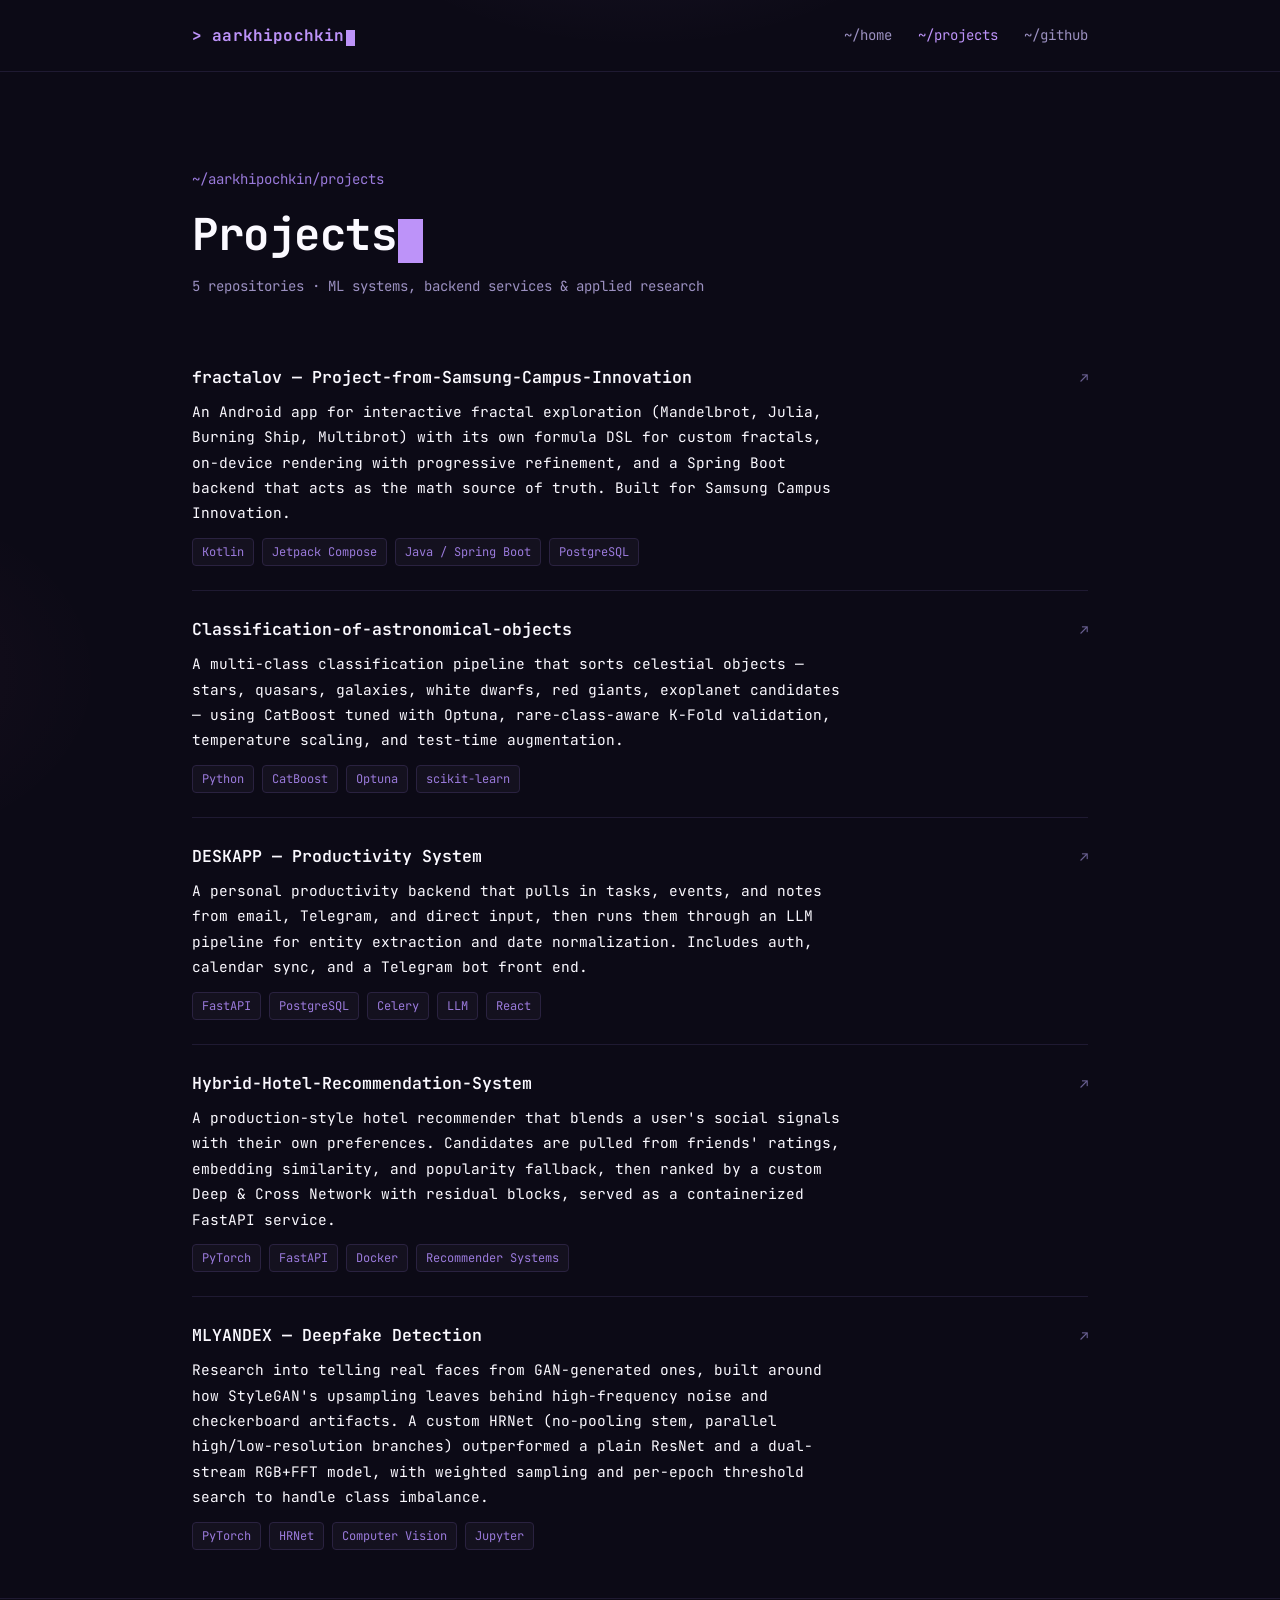
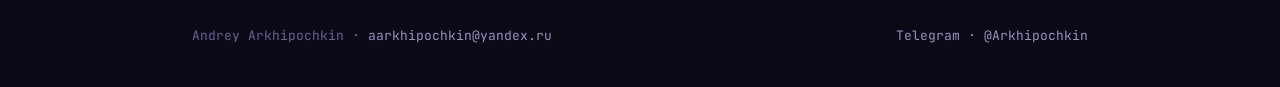
<file: projects.html>
<!DOCTYPE html>
<html lang="en">
<head>
<meta charset="UTF-8">
<meta name="viewport" content="width=device-width, initial-scale=1">
<title>Projects · Andrey Arkhipochkin</title>
<meta name="description" content="Selected projects by Andrey Arkhipochkin — ML systems, backend services, and applied research.">
<link rel="icon" href="data:,">
<link rel="preconnect" href="https://fonts.googleapis.com">
<link rel="preconnect" href="https://fonts.gstatic.com" crossorigin>
<link href="https://fonts.googleapis.com/css2?family=JetBrains+Mono:wght@400;500;600;700&display=swap" rel="stylesheet">
<link rel="stylesheet" href="style.css">
</head>
<body>

<header class="site-header">
  <div class="header-inner">
    <a class="logo" href="index.html">&gt;&nbsp;aarkhipochkin<span class="cursor">&nbsp;</span></a>
    <nav class="nav-links">
      <a href="index.html">~/home</a>
      <a href="projects.html" class="active">~/projects</a>
      <a href="https://github.com/Krist-Marrakesh" target="_blank" rel="noopener">~/github</a>
    </nav>
  </div>
</header>

<main class="wrap">

  <p class="crumb">~/aarkhipochkin/<span class="seg-accent">projects</span></p>

  <h1>Projects<span class="cursor">&nbsp;</span></h1>
  <p class="intro-line">5 repositories · ML systems, backend services &amp; applied research</p>

  <div class="project-list">

    <a class="project-row" href="https://github.com/Krist-Marrakesh/Project-from-Samsung-Campus-Innovation" target="_blank" rel="noopener">
      <div class="project-title">
        <span>fractalov — Project-from-Samsung-Campus-Innovation</span>
        <span class="project-arrow">↗</span>
      </div>
      <p class="project-desc">An Android app for interactive fractal exploration (Mandelbrot, Julia, Burning Ship, Multibrot) with its own formula DSL for custom fractals, on-device rendering with progressive refinement, and a Spring Boot backend that acts as the math source of truth. Built for Samsung Campus Innovation.</p>
      <div class="tags">
        <span class="tag">Kotlin</span>
        <span class="tag">Jetpack Compose</span>
        <span class="tag">Java / Spring Boot</span>
        <span class="tag">PostgreSQL</span>
      </div>
    </a>

    <a class="project-row" href="https://github.com/Krist-Marrakesh/Classification-of-astronomical-objects" target="_blank" rel="noopener">
      <div class="project-title">
        <span>Classification-of-astronomical-objects</span>
        <span class="project-arrow">↗</span>
      </div>
      <p class="project-desc">A multi-class classification pipeline that sorts celestial objects — stars, quasars, galaxies, white dwarfs, red giants, exoplanet candidates — using CatBoost tuned with Optuna, rare-class-aware K-Fold validation, temperature scaling, and test-time augmentation.</p>
      <div class="tags">
        <span class="tag">Python</span>
        <span class="tag">CatBoost</span>
        <span class="tag">Optuna</span>
        <span class="tag">scikit-learn</span>
      </div>
    </a>

    <a class="project-row" href="https://github.com/Krist-Marrakesh/DESKAPP" target="_blank" rel="noopener">
      <div class="project-title">
        <span>DESKAPP — Productivity System</span>
        <span class="project-arrow">↗</span>
      </div>
      <p class="project-desc">A personal productivity backend that pulls in tasks, events, and notes from email, Telegram, and direct input, then runs them through an LLM pipeline for entity extraction and date normalization. Includes auth, calendar sync, and a Telegram bot front end.</p>
      <div class="tags">
        <span class="tag">FastAPI</span>
        <span class="tag">PostgreSQL</span>
        <span class="tag">Celery</span>
        <span class="tag">LLM</span>
        <span class="tag">React</span>
      </div>
    </a>

    <a class="project-row" href="https://github.com/Krist-Marrakesh/Hybrid-Hotel-Recommendation-System-Based-on-Friends-Recommendations" target="_blank" rel="noopener">
      <div class="project-title">
        <span>Hybrid-Hotel-Recommendation-System</span>
        <span class="project-arrow">↗</span>
      </div>
      <p class="project-desc">A production-style hotel recommender that blends a user's social signals with their own preferences. Candidates are pulled from friends' ratings, embedding similarity, and popularity fallback, then ranked by a custom Deep &amp; Cross Network with residual blocks, served as a containerized FastAPI service.</p>
      <div class="tags">
        <span class="tag">PyTorch</span>
        <span class="tag">FastAPI</span>
        <span class="tag">Docker</span>
        <span class="tag">Recommender Systems</span>
      </div>
    </a>

    <a class="project-row" href="https://github.com/Krist-Marrakesh/MLYANDEX" target="_blank" rel="noopener">
      <div class="project-title">
        <span>MLYANDEX — Deepfake Detection</span>
        <span class="project-arrow">↗</span>
      </div>
      <p class="project-desc">Research into telling real faces from GAN-generated ones, built around how StyleGAN's upsampling leaves behind high-frequency noise and checkerboard artifacts. A custom HRNet (no-pooling stem, parallel high/low-resolution branches) outperformed a plain ResNet and a dual-stream RGB+FFT model, with weighted sampling and per-epoch threshold search to handle class imbalance.</p>
      <div class="tags">
        <span class="tag">PyTorch</span>
        <span class="tag">HRNet</span>
        <span class="tag">Computer Vision</span>
        <span class="tag">Jupyter</span>
      </div>
    </a>

  </div>

</main>

<footer>
  <div class="footer-inner">
    <span>Andrey Arkhipochkin · <a href="mailto:aarkhipochkin@yandex.ru">aarkhipochkin@yandex.ru</a></span>
    <span class="footer-right"><a href="https://t.me/Arkhipochkin" target="_blank" rel="noopener">Telegram · @Arkhipochkin</a></span>
  </div>
</footer>

</body>
</html>
</file>
<file: style.css>
/* ============================================================
   aarkhipochkin.github.io — Dracula-purple, terminal-minimal
   ============================================================ */

:root {
  --bg:        #0c0a16;
  --bg-soft:   #14111f;
  --card:      #181428;
  --border:    #2a2240;
  --border-soft: #1f1a32;

  --text:      #fbf9ff;
  --text-dim:  #d8d0ee;
  --muted:     #9b90c0;
  --faint:     #6a6092;

  --purple:    #bd93f9;
  --purple-soft: #9a7adb;
  --pink:      #ff79c6;
  --cyan:      #8be9fd;

  --mono: 'JetBrains Mono', 'Fira Code', ui-monospace, SFMono-Regular, Menlo, Consolas, monospace;

  --max-w: 960px;
  --radius: 6px;
}

* { box-sizing: border-box; }

html { scroll-behavior: smooth; }

body {
  margin: 0;
  background: var(--bg);
  background-image:
    radial-gradient(560px 360px at 50% -10%, rgba(189, 147, 249, 0.09), transparent 60%),
    radial-gradient(420px 320px at -10% 40%, rgba(255, 121, 198, 0.04), transparent 55%);
  background-repeat: no-repeat;
  color: var(--text);
  font-family: var(--mono);
  font-size: 16px;
  line-height: 1.7;
  -webkit-font-smoothing: antialiased;
  min-height: 100vh;
  display: flex;
  flex-direction: column;
}

::selection {
  background: var(--purple);
  color: var(--bg);
}

a {
  color: inherit;
  text-decoration: none;
}

a:focus-visible,
button:focus-visible {
  outline: 2px solid var(--purple);
  outline-offset: 3px;
  border-radius: 3px;
}

/* ---------- header / nav ---------- */

.site-header {
  width: 100%;
  border-bottom: 1px solid var(--border-soft);
}

.header-inner {
  max-width: var(--max-w);
  margin: 0 auto;
  padding: 22px 32px;
  display: flex;
  align-items: center;
  justify-content: space-between;
  gap: 18px;
}

.logo {
  color: var(--purple);
  font-weight: 700;
  letter-spacing: 0.01em;
  white-space: nowrap;
}

.logo:hover { color: var(--pink); }

.nav-links {
  display: flex;
  gap: 26px;
  font-size: 14px;
}

.nav-links a {
  color: var(--muted);
  transition: color 0.15s ease;
  white-space: nowrap;
}

.nav-links a:hover { color: var(--text); }

.nav-links a.active { color: var(--purple); }

/* ---------- main content shell ---------- */

.wrap {
  width: 100%;
  max-width: var(--max-w);
  margin: 0 auto;
  padding: 0 32px;
  flex: 1;
}

/* ---------- hero / home ---------- */

.hero {
  display: flex;
  align-items: center;
  justify-content: space-between;
  gap: 56px;
  padding: 96px 0 0;
}

.hero-text { flex: 1; min-width: 0; }

.hero-avatar { flex-shrink: 0; }

.crumb {
  color: var(--purple-soft);
  font-size: 14px;
  margin: 0 0 18px;
}

.crumb .seg-accent { color: var(--purple-soft); }

h1 {
  font-size: 44px;
  font-weight: 700;
  line-height: 1.1;
  margin: 0 0 16px;
  color: var(--text);
  letter-spacing: -0.01em;
}

.cursor {
  display: inline-block;
  width: 0.55em;
  height: 1em;
  vertical-align: text-bottom;
  margin-left: 2px;
  background: var(--purple);
  animation: blink 1.05s step-end infinite;
}

@keyframes blink {
  0%, 49% { opacity: 1; }
  50%, 100% { opacity: 0; }
}

.role-line {
  color: var(--purple-soft);
  font-size: 15px;
  letter-spacing: 0.01em;
  margin: 0 0 26px;
}

.role-line .dot { color: var(--faint); margin: 0 8px; }

.bio {
  color: var(--text);
  font-size: 15px;
  line-height: 1.85;
  max-width: 56ch;
  margin: 0 0 32px;
}

.actions {
  display: flex;
  gap: 14px;
  flex-wrap: wrap;
}

.btn {
  display: inline-flex;
  align-items: center;
  gap: 6px;
  padding: 10px 20px;
  font-family: var(--mono);
  font-size: 14px;
  border-radius: var(--radius);
  border: 1px solid transparent;
  transition: border-color 0.15s ease, background 0.15s ease, color 0.15s ease, transform 0.1s ease;
}

.btn:active { transform: translateY(1px); }

.btn-primary {
  background: var(--purple);
  color: var(--bg);
  font-weight: 600;
}

.btn-primary:hover { background: var(--pink); }

.btn-ghost {
  border-color: var(--border);
  color: var(--text-dim);
}

.btn-ghost:hover {
  border-color: var(--purple-soft);
  color: var(--text);
}

.avatar {
  width: 156px;
  height: 156px;
  border-radius: 50%;
  object-fit: cover;
  border: 1px solid var(--border);
  box-shadow: 0 0 0 6px rgba(189, 147, 249, 0.05);
}

.divider {
  border: 0;
  border-top: 1px solid var(--border-soft);
  margin: 72px 0 0;
}

/* ---------- projects list ---------- */

main.wrap > .crumb { padding-top: 96px; }

.intro-line {
  color: var(--muted);
  font-size: 14px;
  margin: 0 0 40px;
}

h1 + .intro-line { margin-top: -4px; }

.project-list {
  display: flex;
  flex-direction: column;
  padding-bottom: 24px;
}

.project-row {
  display: block;
  padding: 24px 0;
  border-top: 1px solid var(--border-soft);
}

.project-row:first-child { border-top: 0; }

.project-title {
  display: flex;
  align-items: baseline;
  justify-content: space-between;
  gap: 12px;
  margin: 0 0 8px;
}

.project-title span:first-child {
  color: var(--text);
  font-size: 16.5px;
  font-weight: 600;
  transition: color 0.15s ease;
}

.project-row:hover .project-title span:first-child { color: var(--purple); }

.project-arrow {
  color: var(--faint);
  font-size: 14px;
  transition: color 0.15s ease, transform 0.15s ease;
}

.project-row:hover .project-arrow {
  color: var(--pink);
  transform: translate(2px, -2px);
}

.project-desc {
  color: var(--text);
  font-size: 14.5px;
  line-height: 1.75;
  margin: 0 0 12px;
  max-width: 72ch;
}

.tags {
  display: flex;
  flex-wrap: wrap;
  gap: 8px;
}

.tag {
  font-size: 12px;
  color: var(--purple-soft);
  border: 1px solid var(--border);
  border-radius: 4px;
  padding: 3px 9px;
  background: var(--bg-soft);
}

/* ---------- footer ---------- */

footer {
  width: 100%;
  border-top: 1px solid var(--border-soft);
}

.footer-inner {
  max-width: var(--max-w);
  margin: 0 auto;
  padding: 26px 32px 40px;
  display: flex;
  align-items: center;
  justify-content: space-between;
  gap: 14px;
  font-size: 13px;
  color: var(--faint);
}

.footer-inner a { color: var(--muted); }
.footer-inner a:hover { color: var(--purple); }
.footer-right { color: var(--muted); }

/* ---------- responsive ---------- */

@media (max-width: 720px) {
  .hero {
    flex-direction: column-reverse;
    align-items: flex-start;
    gap: 32px;
    padding-top: 56px;
  }
  h1 { font-size: 34px; }
  .avatar { width: 120px; height: 120px; }
  main.wrap > .crumb { padding-top: 56px; }
}

@media (max-width: 540px) {
  .header-inner { padding: 18px 20px; flex-direction: column; gap: 12px; align-items: flex-start; }
  .wrap { padding: 0 20px; }
  .footer-inner { padding: 22px 20px 32px; flex-direction: column; align-items: flex-start; gap: 6px; }
  h1 { font-size: 28px; }
  .project-title { flex-direction: column; gap: 2px; }
}

@media (prefers-reduced-motion: reduce) {
  .cursor { animation: none; opacity: 1; }
  html { scroll-behavior: auto; }
}
</file>
